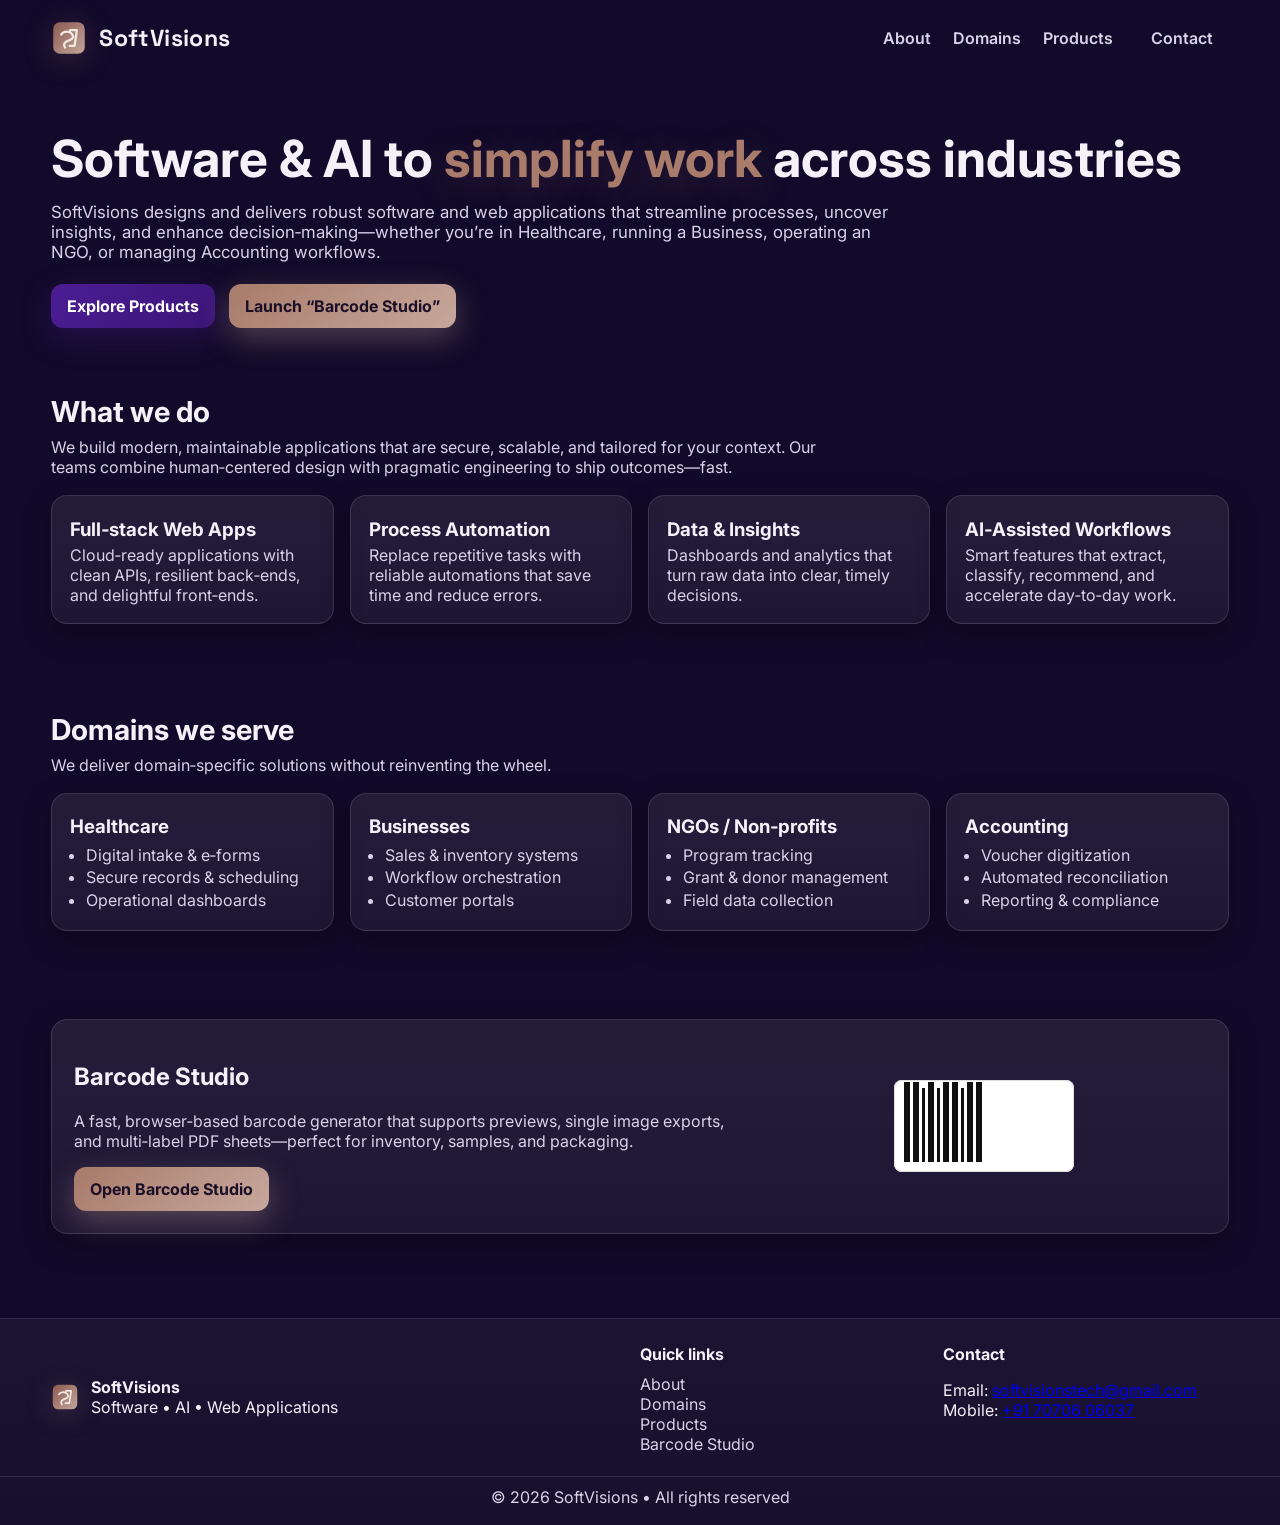
<file: index.html>
<!doctype html>
<html lang="en">
<head>
  <meta charset="utf-8" />
  <meta name="viewport" content="width=device-width, initial-scale=1" />
  <title>SoftVisions — Software & AI Solutions</title>
  <meta name="description" content="SoftVisions builds software and web applications that make work easier across Healthcare, Businesses, NGOs, Accounting, and more." />
  <link rel="preconnect" href="https://fonts.googleapis.com" />
  <link rel="preconnect" href="https://fonts.gstatic.com" crossorigin />
  <!-- Friendly, legible typefaces -->
  <link href="https://fonts.googleapis.com/css2?family=Inter:wght@400;600;800&family=Space+Grotesk:wght@500;700&display=swap" rel="stylesheet">
  <link rel="stylesheet" href="./styles.css" />
</head>
<body>
  <!-- Animated gradient + circuit overlay -->
  <div class="bg-gradient" aria-hidden="true"></div>
  <div class="bg-circuits" aria-hidden="true">
    <!-- Lightweight, decorative inline SVG “circuit” pattern -->
    <svg viewBox="0 0 1200 800" preserveAspectRatio="xMidYMid slice">
      <defs>
        <linearGradient id="wire" x1="0" y1="0" x2="1" y2="1">
          <stop offset="0" stop-color="rgba(255,255,255,0.14)"/>
          <stop offset="1" stop-color="rgba(255,255,255,0.05)"/>
        </linearGradient>
      </defs>
      <!-- A few abstract “circuit” paths -->
      <g fill="none" stroke="url(#wire)" stroke-width="1.2">
        <path d="M0,80 C200,120 320,10 520,60 S840,140 1200,70" />
        <path d="M0,260 C220,200 360,340 580,280 S900,220 1200,300" />
        <path d="M0,520 C260,460 340,620 600,540 S920,480 1200,560" />
        <path d="M100,0 L100,800 M380,0 L380,800 M780,0 L780,800 M1040,0 L1040,800" opacity="0.3"/>
      </g>
      <!-- Nodes -->
      <g fill="rgba(255,255,255,0.18)">
        <circle cx="100" cy="260" r="3" />
        <circle cx="380" cy="200" r="3" />
        <circle cx="780" cy="220" r="3" />
        <circle cx="1040" cy="300" r="3" />
        <circle cx="520" cy="60" r="3" />
        <circle cx="600" cy="540" r="3" />
      </g>
    </svg>
  </div>

  <!-- ========== Header ========== -->
  <header class="site-header container">
    <a class="brand" href="#">
      <!-- Minimal geometric logo (inline SVG): SV monogram -->
      <span class="logo" aria-hidden="true">
        <svg width="36" height="36" viewBox="0 0 64 64" role="img">
          <defs>
            <linearGradient id="g1" x1="0" y1="0" x2="1" y2="1">
              <stop offset="0%" stop-color="#8C5A52" />
              <stop offset="100%" stop-color="#C3A69A" />
            </linearGradient>
          </defs>
          <rect x="4" y="4" width="56" height="56" rx="12" fill="url(#g1)" />
          <path d="M18 26c4-7 16-7 20 0c2 3 2 7-3 9l-7 3c-5 2-6 7-3 11M34 18h12l-4 28h-9"
                stroke="#F1E9E4" stroke-width="4" fill="none" stroke-linecap="round" stroke-linejoin="round"/>
        </svg>
      </span>
      <span class="brand-text">SoftVisions</span>
    </a>

    <nav class="main-nav">
      <a href="#about">About</a>
      <a href="#domains">Domains</a>
      <a href="#products">Products</a>
      <a class="btn btn-ghost" href="#contact">Contact</a>
    </nav>
  </header>

  <!-- ========== Hero ========== -->
  <section class="hero container">
    <div class="hero-content">
      <h1>
        Software & AI to <span class="accent">simplify work</span> across industries
      </h1>
      <p class="lead">
        SoftVisions designs and delivers robust software and web applications that streamline processes,
        uncover insights, and enhance decision‑making—whether you’re in Healthcare, running a Business,
        operating an NGO, or managing Accounting workflows.
      </p>

      <div class="cta-row">
        <a class="btn btn-primary" href="#products">Explore Products</a>
        <a class="btn btn-secondary" href="./barcode-studio/" title="Launch the Barcode Studio app as a subpage">
          Launch “Barcode Studio”
        </a>
      </div>
    </div>
  </section>

  <!-- ========== About / Value ========== -->
  <section id="about" class="section container">
    <div class="section-head">
      <h2>What we do</h2>
      <p>
        We build modern, maintainable applications that are secure, scalable, and tailored for your context.
        Our teams combine human‑centered design with pragmatic engineering to ship outcomes—fast.
      </p>
    </div>

    <div class="features-grid">
      <article class="card feature">
        <h3>Full‑stack Web Apps</h3>
        <p>Cloud‑ready applications with clean APIs, resilient back‑ends, and delightful front‑ends.</p>
      </article>
      <article class="card feature">
        <h3>Process Automation</h3>
        <p>Replace repetitive tasks with reliable automations that save time and reduce errors.</p>
      </article>
      <article class="card feature">
        <h3>Data & Insights</h3>
        <p>Dashboards and analytics that turn raw data into clear, timely decisions.</p>
      </article>
      <article class="card feature">
        <h3>AI‑Assisted Workflows</h3>
        <p>Smart features that extract, classify, recommend, and accelerate day‑to‑day work.</p>
      </article>
    </div>
  </section>

  <!-- ========== Domains ========== -->
  <section id="domains" class="section container">
    <div class="section-head">
      <h2>Domains we serve</h2>
      <p>We deliver domain‑specific solutions without reinventing the wheel.</p>
    </div>

    <div class="domains-grid">
      <article class="card domain">
        <h3>Healthcare</h3>
        <ul>
          <li>Digital intake & e‑forms</li>
          <li>Secure records & scheduling</li>
          <li>Operational dashboards</li>
        </ul>
      </article>

      <article class="card domain">
        <h3>Businesses</h3>
        <ul>
          <li>Sales & inventory systems</li>
          <li>Workflow orchestration</li>
          <li>Customer portals</li>
        </ul>
      </article>

      <article class="card domain">
        <h3>NGOs / Non‑profits</h3>
        <ul>
          <li>Program tracking</li>
          <li>Grant & donor management</li>
          <li>Field data collection</li>
        </ul>
      </article>

      <article class="card domain">
        <h3>Accounting</h3>
        <ul>
          <li>Voucher digitization</li>
          <li>Automated reconciliation</li>
          <li>Reporting & compliance</li>
        </ul>
      </article>
    </div>
  </section>

  <!-- ========== Products CTA (Barcode) ========== -->
  <section id="products" class="section container">
    <div class="product-highlight card">
      <div class="ph-copy">
        <h2>Barcode Studio</h2>
        <p>
          A fast, browser‑based barcode generator that supports previews, single image exports, and
          multi‑label PDF sheets—perfect for inventory, samples, and packaging.
        </p>
        <a class="btn btn-secondary" href="./barcode-studio/">
          Open Barcode Studio
        </a>
      </div>
      <div class="ph-visual" aria-hidden="true">
        <!-- Simple barcode illustration -->
        <div class="barcode-demo">
          <span></span><span></span><span class="thin"></span><span></span><span class="thin"></span>
          <span></span><span></span><span class="thin"></span><span></span><span></span>
        </div>
      </div>
    </div>
  </section>

  <!-- ========== Footer ========== -->
  <footer id="contact" class="site-footer">
    <div class="container footer-grid">
      <div class="foot-brand">
        <div class="foot-logo">
          <!-- reuse same SVG logo -->
          <svg width="28" height="28" viewBox="0 0 64 64" role="img" aria-label="SoftVisions logo">
            <defs>
              <linearGradient id="g2" x1="0" y1="0" x2="1" y2="1">
                <stop offset="0%" stop-color="#8C5A52" />
                <stop offset="100%" stop-color="#C3A69A" />
              </linearGradient>
            </defs>
            <rect x="4" y="4" width="56" height="56" rx="12" fill="url(#g2)" />
            <path d="M18 26c4-7 16-7 20 0c2 3 2 7-3 9l-7 3c-5 2-6 7-3 11M34 18h12l-4 28h-9"
                  stroke="#F1E9E4" stroke-width="4" fill="none" stroke-linecap="round" stroke-linejoin="round"/>
          </svg>
        </div>
        <div>
          <strong>SoftVisions</strong><br/>
          Software • AI • Web Applications
        </div>
      </div>

      <div class="foot-links">
        <h4>Quick links</h4>
        <ul>
          <li><a href="#about">About</a></li>
          <li><a href="#domains">Domains</a></li>
          <li><a href="#products">Products</a></li>
          <li><a href="./barcode-studio/">Barcode Studio</a></li>
        </ul>
      </div>

      <div class="foot-contact">
        <h4>Contact</h4>
        <p>
          Email: <a href="mailto:softvisionstech@gmail.com">softvisionstech@gmail.com</a><br/>
          Mobile: <a href="tel:+917070606037">+91 70706 06037</a>
        </p>
      </div>
    </div>

    <div class="copy">
      © <span id="year"></span> SoftVisions • All rights reserved
    </div>
  </footer>

  <script>
    // Year in footer
    document.getElementById('year').textContent = new Date().getFullYear();
  </script>
</body>
</html>
</file>
<file: styles.css>
/* ========= Theme ========= */
:root{
  --deep: #4C1D95;              /* Deep Purple (warm, rich) */
  --deep-700: #3B1577;
  --deep-900: #2A1058;
  --mousse: #A87B6A;            /* “Mousse” — warm cocoa‑rose */
  --mousse-300: #C7A79C;
  --mousse-50: #F5EFEA;

  --ink: #F4F1F8;
  --muted: #D9D2E9;
  --card: rgba(255,255,255,0.08);
  --stroke: rgba(255,255,255,0.12);
  --glow: rgba(168,123,106,0.25);
  --bg: #120A2A;
  --shadow: 0 10px 30px rgba(0,0,0,.25);
}

*{box-sizing:border-box}
html,body{margin:0; padding:0; background:var(--bg); color:var(--ink); font-family:Inter,system-ui,Segoe UI,Roboto,Arial,sans-serif;}

/* ========= Background: animated gradient + circuit overlay ========= */
.bg-gradient{
  position:fixed; inset:0; z-index:-2;
  background:
    radial-gradient(1200px 700px at 10% -10%, #6D28D9 0%, transparent 40%),
    radial-gradient(1000px 600px at 120% 10%, #9D174D 0%, transparent 45%),
    radial-gradient(900px 560px at 50% 120%, #4C1D95 0%, transparent 40%),
    var(--bg);
  animation: floatBg 18s ease-in-out infinite alternate;
}
@keyframes floatBg{
  0%{ filter:hue-rotate(0deg) saturate(1); }
  100%{ filter:hue-rotate(-10deg) saturate(1.15); }
}
.bg-circuits{
  position:fixed; inset:0; pointer-events:none; z-index:-1;
  opacity:.55; mix-blend-mode:screen;
}
.bg-circuits svg{ width:100%; height:100%; display:block; }

/* ========= Layout ========= */
.container{ width:min(1200px, 92vw); margin:0 auto; }

/* Header */
.site-header{ display:flex; align-items:center; justify-content:space-between; padding:16px 0; }
.brand{ display:flex; align-items:center; gap:12px; color:var(--ink); text-decoration:none; }
.logo{ display:inline-flex; filter: drop-shadow(0 4px 14px var(--glow)); }
.brand-text{ font-family:"Space Grotesk",Inter,system-ui,sans-serif; font-weight:800; letter-spacing:.4px; font-size:1.45rem; }

.main-nav a{ color:var(--muted); margin-left:18px; text-decoration:none; font-weight:600; }
.main-nav a:hover{ color:#fff; }
.btn-ghost{ padding:8px 12px; border:1px solid var(--stroke); border-radius:10px; }

/* Hero */
.hero{ padding:54px 0 22px; }
.hero h1{ font-size: clamp(2rem, 3.2vw + 1rem, 3.2rem); line-height:1.1; margin:0 0 16px; }
.hero .accent{ color: var(--mousse); text-shadow:0 8px 36px var(--glow); }
.lead{ color:var(--muted); max-width:860px; margin:0 0 22px; font-size:1.05rem; }
.cta-row{ display:flex; gap:14px; flex-wrap:wrap; }

/* Buttons */
.btn{ display:inline-flex; align-items:center; justify-content:center; border:0; cursor:pointer; text-decoration:none; font-weight:700; border-radius:12px; padding:12px 16px; transition:transform .06s ease, box-shadow .2s ease; }
.btn:active{ transform:translateY(1px); }
.btn-primary{ background:linear-gradient(135deg,var(--deep),var(--deep-700)); color:#fff; box-shadow:0 10px 30px rgba(76,29,149,.35); }
.btn-primary:hover{ box-shadow:0 14px 38px rgba(76,29,149,.5); }
.btn-secondary{ background:linear-gradient(135deg,var(--mousse),var(--mousse-300)); color:#1b0f27; box-shadow:0 10px 30px rgba(200,160,150,.35); }
.btn-secondary:hover{ box-shadow:0 14px 38px rgba(200,160,150,.5); }

/* Sections */
.section{ padding:44px 0; }
.section-head h2{ margin:0 0 8px; font-size:1.8rem; }
.section-head p{ margin:0; color:var(--muted); max-width:800px; }

/* Cards & grids */
.card{ background:linear-gradient(180deg, rgba(255,255,255,.08), rgba(255,255,255,.05)); border:1px solid var(--stroke); border-radius:16px; box-shadow:var(--shadow); }
.features-grid, .domains-grid{ margin-top:18px; display:grid; gap:16px; grid-template-columns:repeat( auto-fit, minmax(220px,1fr) ); }
.feature, .domain{ padding:18px; }
.feature h3, .domain h3{ margin:.2rem 0 .3rem; }
.feature p{ margin:.3rem 0 0; color:var(--muted); }
.domain ul{ margin:.4rem 0 0 1rem; padding:0; color:var(--muted); }
.domain li{ margin:.15rem 0; }

/* Product highlight */
.product-highlight{ display:grid; grid-template-columns:1.2fr .8fr; gap:22px; padding:22px; align-items:center; }
.ph-copy p{ color:var(--muted); }
.ph-visual{ display:flex; align-items:center; justify-content:center; }
.barcode-demo{
  display:flex; gap:3px; align-items:flex-end; height:92px; width:180px; background:#fff; border-radius:8px; padding:10px; box-shadow:inset 0 0 0 1px #ddd;
}
.barcode-demo span{
  display:inline-block; background:#111; width:6px; height:80px;
}
.barcode-demo span.thin{ width:3px; height:74px; }

/* Footer */
.site-footer{ margin-top:40px; border-top:1px solid var(--stroke); background: linear-gradient(180deg, rgba(255,255,255,.04), rgba(255,255,255,.02)); }
.footer-grid{ display:grid; grid-template-columns: 2fr 1fr 1fr; gap:18px; padding:22px 0; }
.foot-brand{ display:flex; align-items:center; gap:12px; }
.foot-logo{ display:inline-flex; filter: drop-shadow(0 4px 12px var(--glow)); }
.foot-links h4, .foot-contact h4{ margin:.2rem 0 .6rem; }
.foot-links ul{ list-style:none; margin:0; padding:0; }
.foot-links a{ color:var(--muted); text-decoration:none; }
.foot-links a:hover{ color:#fff; text-decoration:underline; }
.copy{ text-align:center; padding:10px 0 18px; color:var(--muted); border-top:1px solid var(--stroke); }

/* Responsive */
@media (max-width: 900px){
  .product-highlight{ grid-template-columns:1fr; }
  .footer-grid{ grid-template-columns:1fr; }
}
</file>
